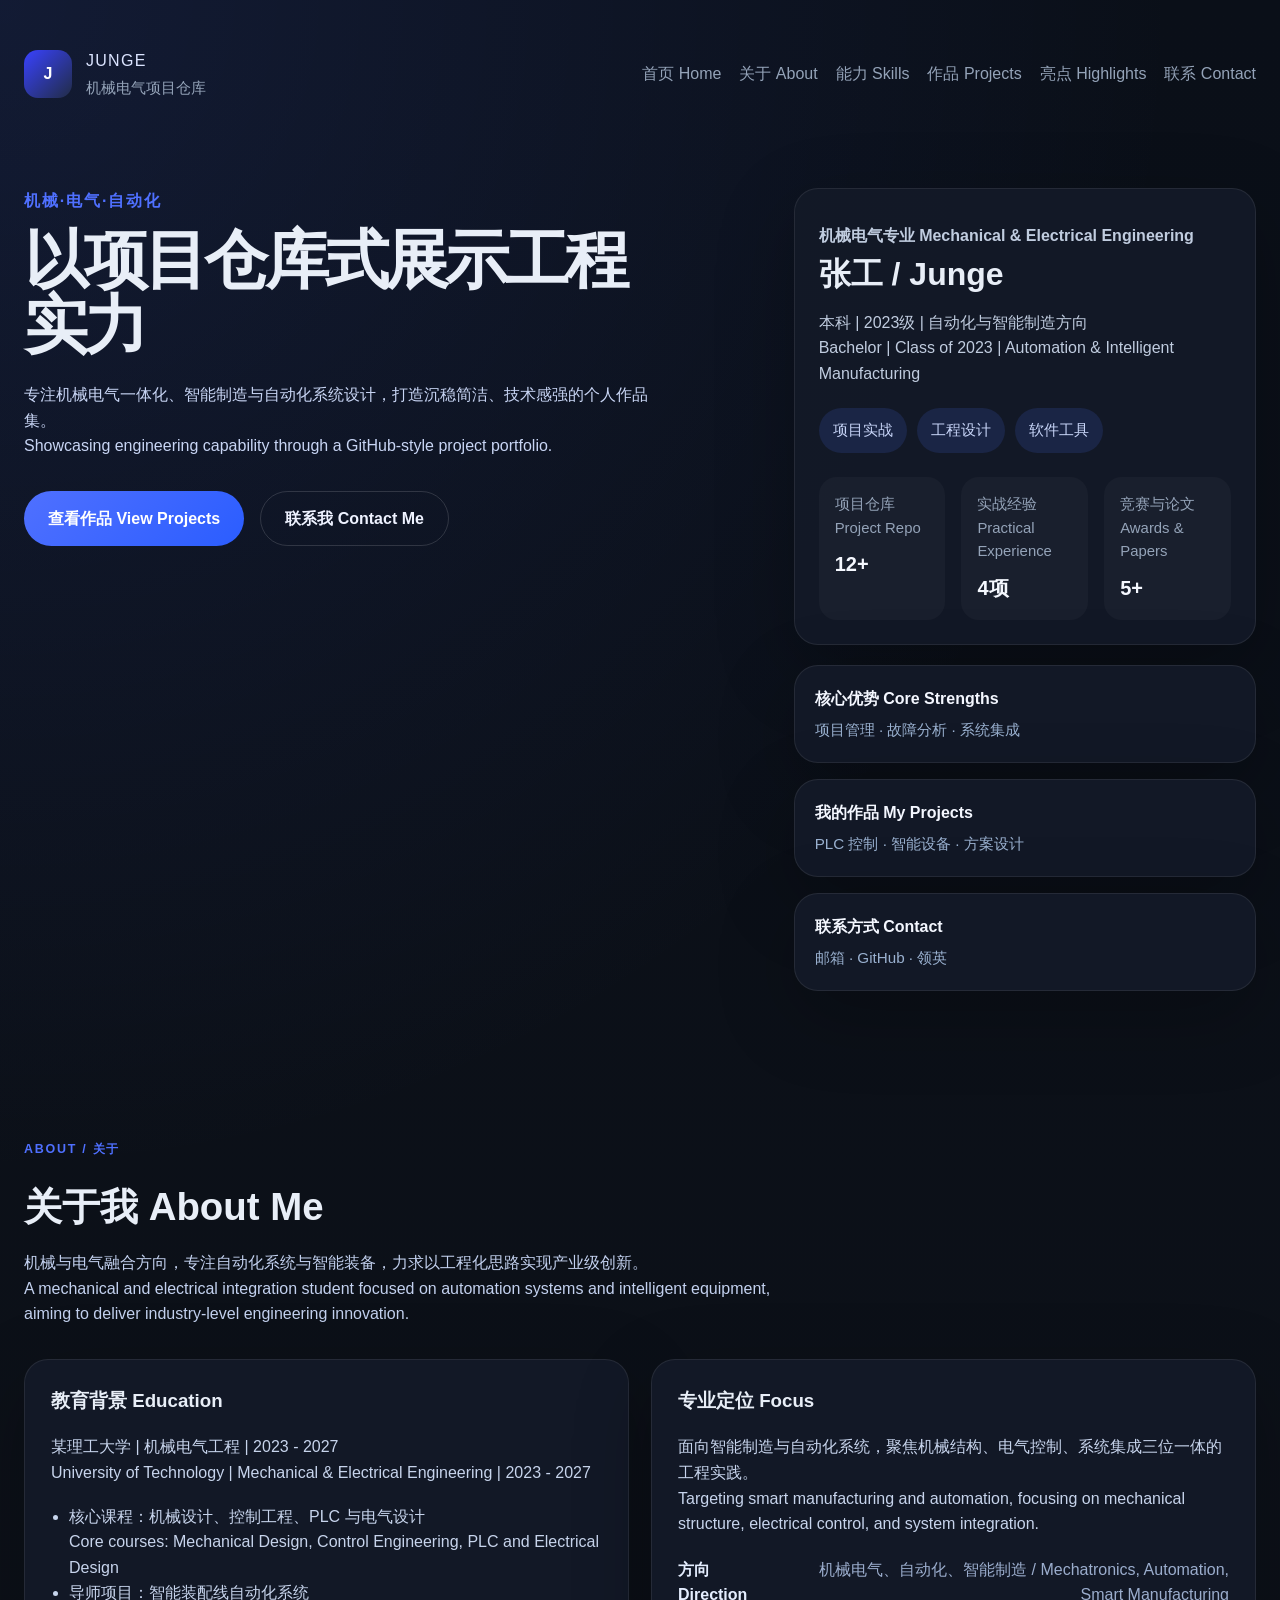
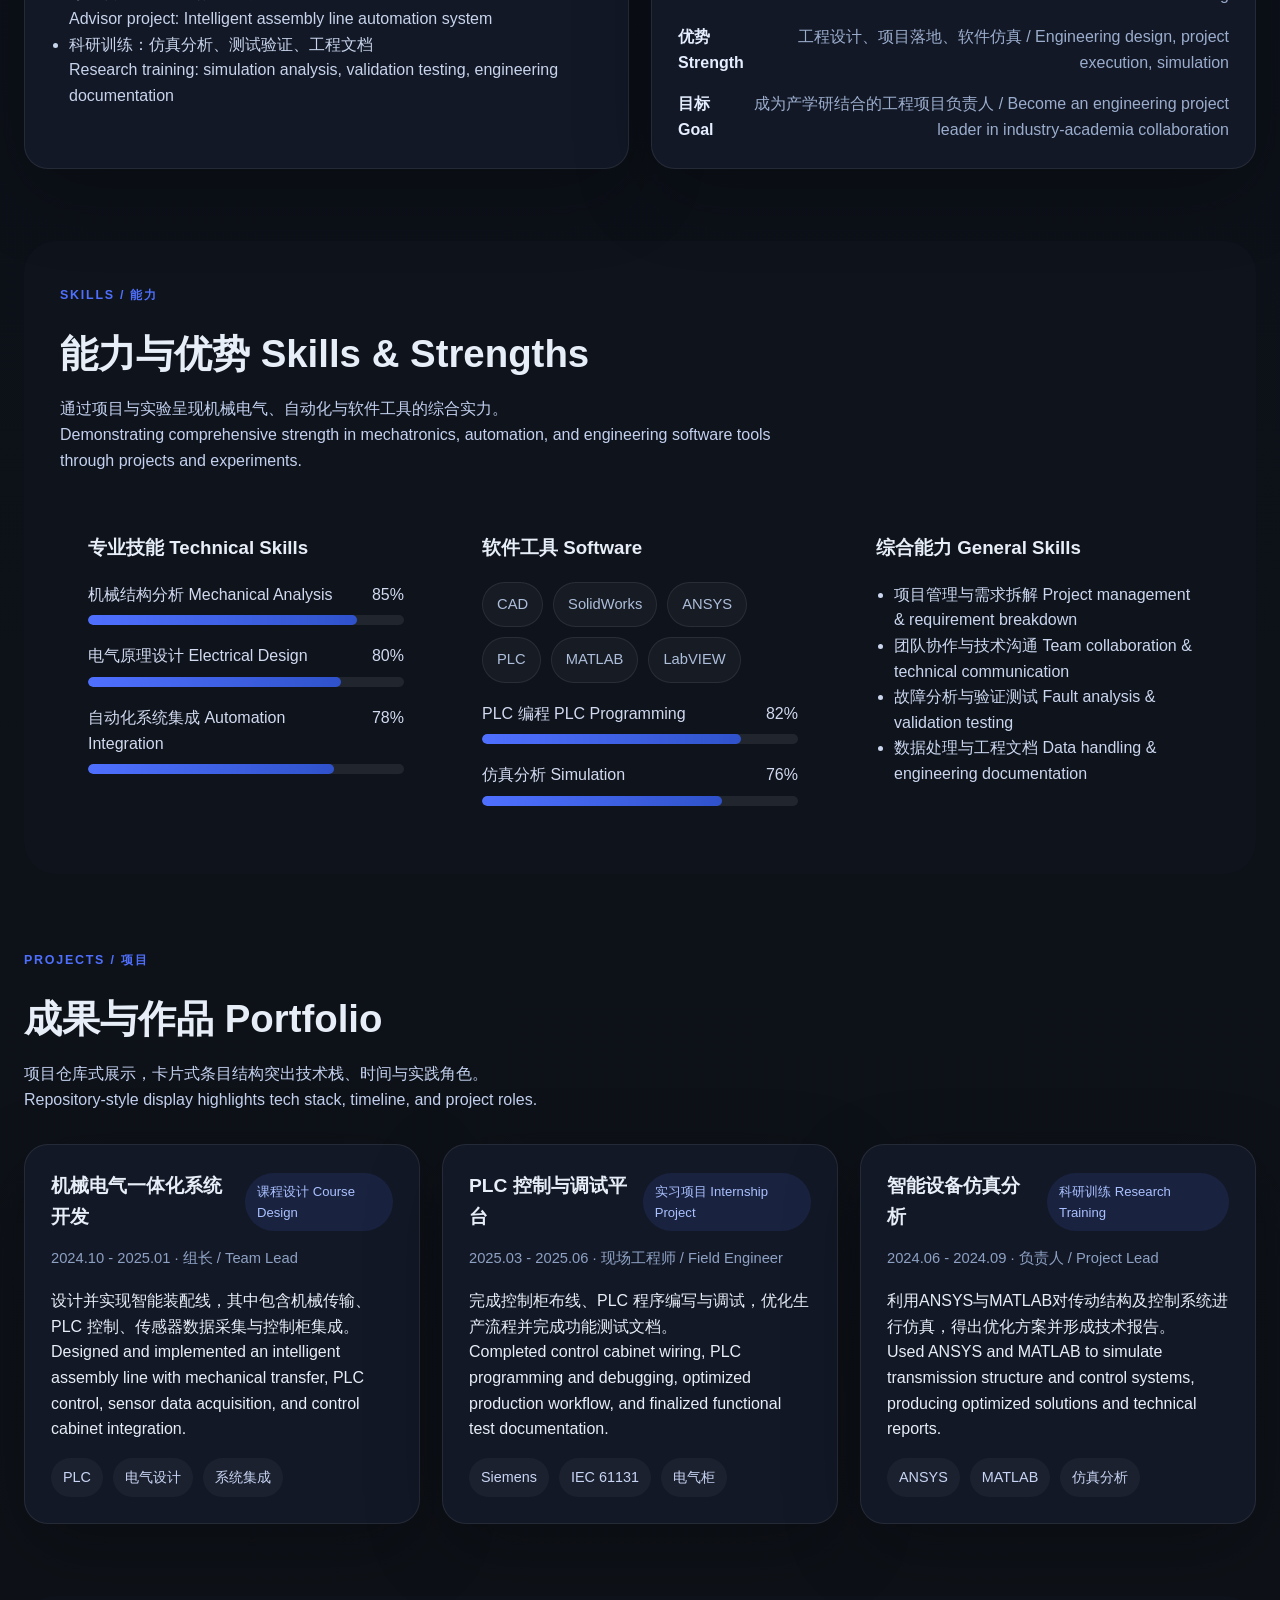
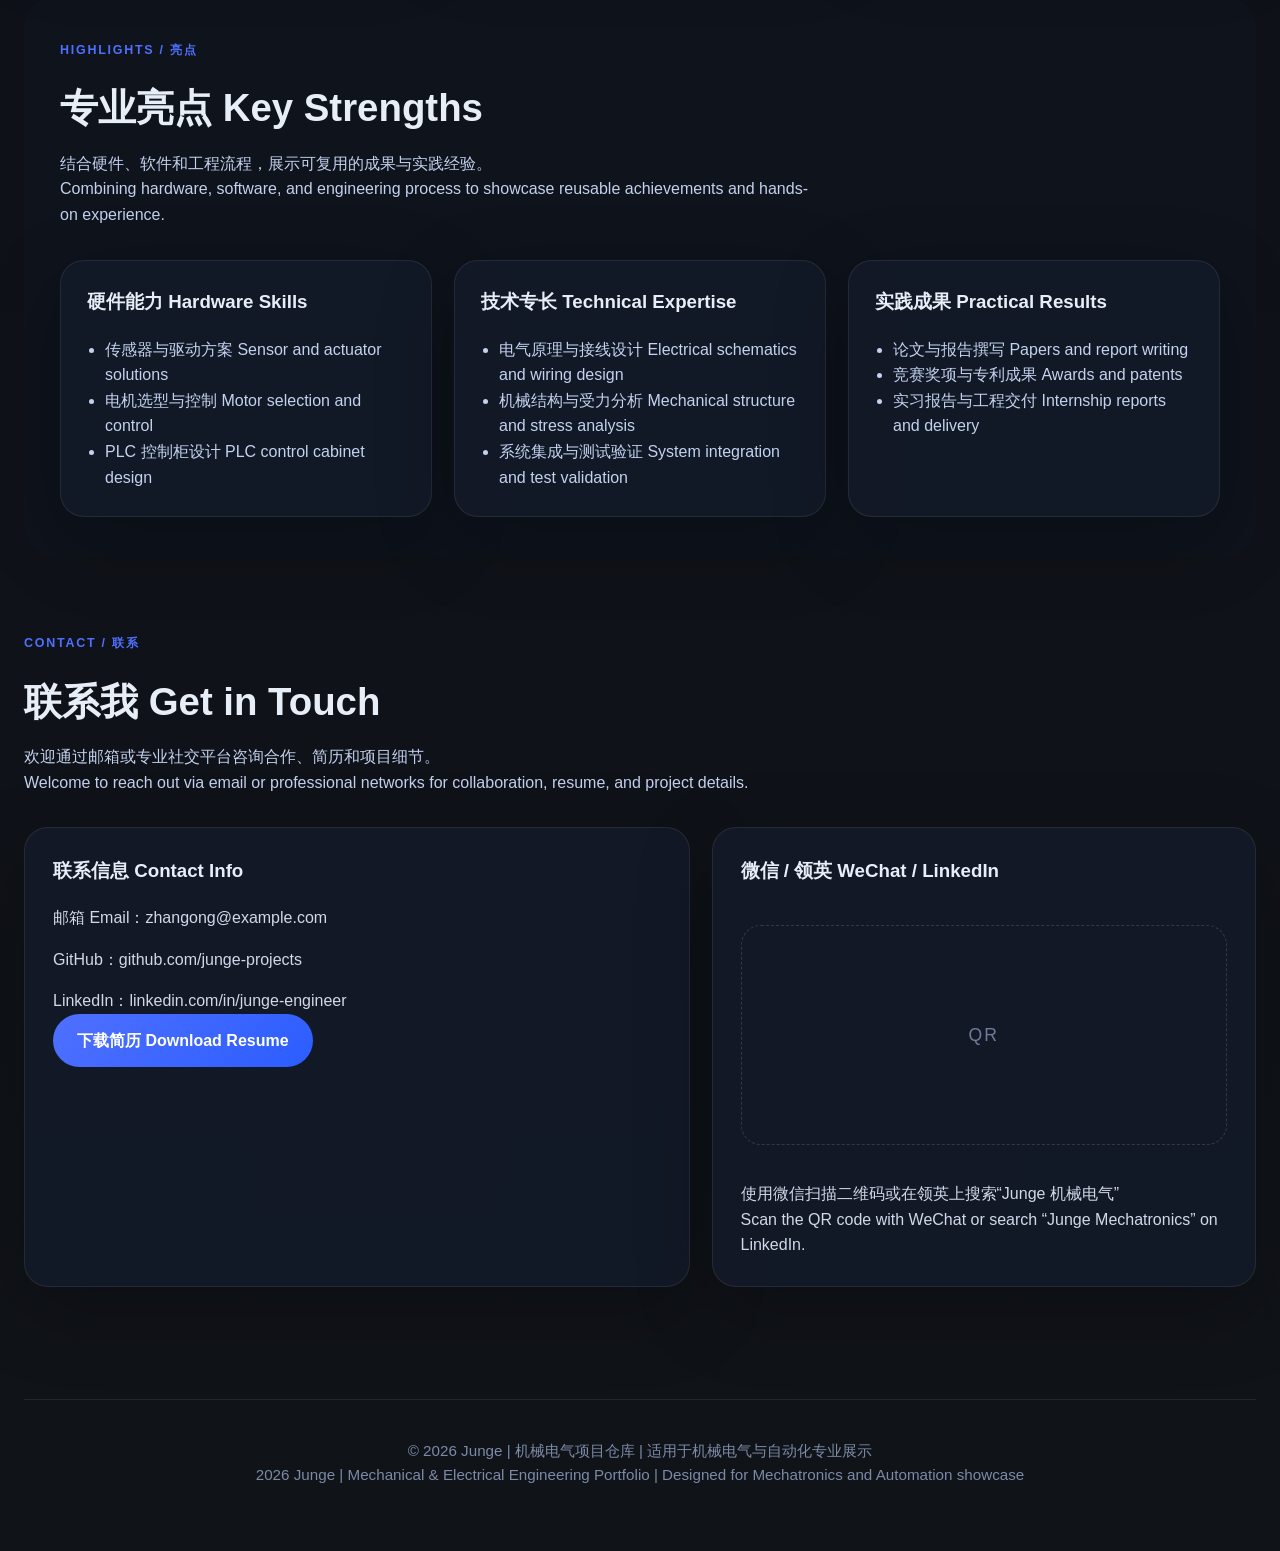
<file: index.html>
<!DOCTYPE html>
<html lang="zh-CN">
<head>
  <meta charset="UTF-8" />
  <meta name="viewport" content="width=device-width, initial-scale=1.0" />
  <title>机械电气项目仓库 | 个人主页</title>
  <link rel="stylesheet" href="styles.css" />
</head>
<body>
  <div class="page-shell">
    <header class="topbar">
      <div class="brand">
        <span class="brand-mark">J</span>
        <div>
          <p class="brand-label">Junge</p>
          <p class="brand-sub">机械电气项目仓库</p>
        </div>
      </div>
      <nav class="nav-links">
        <a href="#home">首页 Home</a>
        <a href="#about">关于 About</a>
        <a href="#skills">能力 Skills</a>
        <a href="#projects">作品 Projects</a>
        <a href="#highlights">亮点 Highlights</a>
        <a href="#contact">联系 Contact</a>
      </nav>
      <button class="nav-toggle" aria-label="打开导航">☰</button>
    </header>

    <main>
      <section id="home" class="hero section-gap">
        <div class="hero-copy">
          <p class="eyebrow">机械·电气·自动化</p>
          <h1>以项目仓库式展示工程实力</h1>
          <p class="hero-desc">专注机械电气一体化、智能制造与自动化系统设计，打造沉稳简洁、技术感强的个人作品集。<br>Showcasing engineering capability through a GitHub-style project portfolio.</p>
          <div class="hero-actions">
            <a class="btn btn-primary" href="#projects">查看作品 View Projects</a>
            <a class="btn btn-secondary" href="#contact">联系我 Contact Me</a>
          </div>
        </div>
        <div class="hero-panel">
          <div class="profile-card">
            <div class="profile-top">
              <div>
                <p class="profile-role">机械电气专业 Mechanical & Electrical Engineering</p>
                <h2>张工 / Junge</h2>
                <p>本科 | 2023级 | 自动化与智能制造方向<br>Bachelor | Class of 2023 | Automation & Intelligent Manufacturing</p>
              </div>
            </div>
            <div class="profile-tags">
              <span>项目实战</span>
              <span>工程设计</span>
              <span>软件工具</span>
            </div>
            <div class="project-badges">
              <div>
                <p>项目仓库 Project Repo</p>
                <strong>12+</strong>
              </div>
              <div>
                <p>实战经验 Practical Experience</p>
                <strong>4项</strong>
              </div>
              <div>
                <p>竞赛与论文 Awards & Papers</p>
                <strong>5+</strong>
              </div>
            </div>
          </div>
          <div class="quick-links">
            <a href="#skills"><strong>核心优势 Core Strengths</strong><span>项目管理 · 故障分析 · 系统集成</span></a>
            <a href="#projects"><strong>我的作品 My Projects</strong><span>PLC 控制 · 智能设备 · 方案设计</span></a>
            <a href="#contact"><strong>联系方式 Contact</strong><span>邮箱 · GitHub · 领英</span></a>
          </div>
        </div>
      </section>

      <section id="about" class="section-gap">
        <div class="section-heading">
          <span>About / 关于</span>
          <h2>关于我 About Me</h2>
          <p>机械与电气融合方向，专注自动化系统与智能装备，力求以工程化思路实现产业级创新。<br>A mechanical and electrical integration student focused on automation systems and intelligent equipment, aiming to deliver industry-level engineering innovation.</p>
        </div>
        <div class="grid split-grid">
          <div class="card lighting-card">
            <h3>教育背景 Education</h3>
            <p>某理工大学 | 机械电气工程 | 2023 - 2027<br>University of Technology | Mechanical & Electrical Engineering | 2023 - 2027</p>
            <ul>
              <li>核心课程：机械设计、控制工程、PLC 与电气设计<br>Core courses: Mechanical Design, Control Engineering, PLC and Electrical Design</li>
              <li>导师项目：智能装配线自动化系统<br>Advisor project: Intelligent assembly line automation system</li>
              <li>科研训练：仿真分析、测试验证、工程文档<br>Research training: simulation analysis, validation testing, engineering documentation</li>
            </ul>
          </div>
          <div class="card lighting-card">
            <h3>专业定位 Focus</h3>
            <p>面向智能制造与自动化系统，聚焦机械结构、电气控制、系统集成三位一体的工程实践。<br>Targeting smart manufacturing and automation, focusing on mechanical structure, electrical control, and system integration.</p>
            <div class="detail-list">
              <div><strong>方向 Direction</strong><span>机械电气、自动化、智能制造 / Mechatronics, Automation, Smart Manufacturing</span></div>
              <div><strong>优势 Strength</strong><span>工程设计、项目落地、软件仿真 / Engineering design, project execution, simulation</span></div>
              <div><strong>目标 Goal</strong><span>成为产学研结合的工程项目负责人 / Become an engineering project leader in industry-academia collaboration</span></div>
            </div>
          </div>
        </div>
      </section>

      <section id="skills" class="section-gap dark-section">
        <div class="section-heading">
          <span>Skills / 能力</span>
          <h2>能力与优势 Skills & Strengths</h2>
          <p>通过项目与实验呈现机械电气、自动化与软件工具的综合实力。<br>Demonstrating comprehensive strength in mechatronics, automation, and engineering software tools through projects and experiments.</p>
        </div>
        <div class="grid skills-grid">
          <div class="skill-card">
            <h3>专业技能 Technical Skills</h3>
            <div class="skill-item"><span>机械结构分析 Mechanical Analysis</span><span>85%</span></div>
            <div class="skill-bar"><div style="width: 85%"></div></div>
            <div class="skill-item"><span>电气原理设计 Electrical Design</span><span>80%</span></div>
            <div class="skill-bar"><div style="width: 80%"></div></div>
            <div class="skill-item"><span>自动化系统集成 Automation Integration</span><span>78%</span></div>
            <div class="skill-bar"><div style="width: 78%"></div></div>
          </div>
          <div class="skill-card">
            <h3>软件工具 Software</h3>
            <div class="tech-tags"><span>CAD</span><span>SolidWorks</span><span>ANSYS</span><span>PLC</span><span>MATLAB</span><span>LabVIEW</span></div>
            <div class="skill-item"><span>PLC 编程 PLC Programming</span><span>82%</span></div>
            <div class="skill-bar"><div style="width: 82%"></div></div>
            <div class="skill-item"><span>仿真分析 Simulation</span><span>76%</span></div>
            <div class="skill-bar"><div style="width: 76%"></div></div>
          </div>
          <div class="skill-card">
            <h3>综合能力 General Skills</h3>
            <ul class="capability-list">
              <li>项目管理与需求拆解 Project management & requirement breakdown</li>
              <li>团队协作与技术沟通 Team collaboration & technical communication</li>
              <li>故障分析与验证测试 Fault analysis & validation testing</li>
              <li>数据处理与工程文档 Data handling & engineering documentation</li>
            </ul>
          </div>
        </div>
      </section>

      <section id="projects" class="section-gap">
        <div class="section-heading">
          <span>Projects / 项目</span>
          <h2>成果与作品 Portfolio</h2>
          <p>项目仓库式展示，卡片式条目结构突出技术栈、时间与实践角色。<br>Repository-style display highlights tech stack, timeline, and project roles.</p>
        </div>
        <div class="grid project-grid">
          <article class="project-card">
            <div class="project-card-header">
              <h3>机械电气一体化系统开发</h3>
              <span class="tag">课程设计 Course Design</span>
            </div>
            <p class="project-meta">2024.10 - 2025.01 · 组长 / Team Lead</p>
            <p>设计并实现智能装配线，其中包含机械传输、PLC 控制、传感器数据采集与控制柜集成。<br>Designed and implemented an intelligent assembly line with mechanical transfer, PLC control, sensor data acquisition, and control cabinet integration.</p>
            <div class="project-tags"><span>PLC</span><span>电气设计</span><span>系统集成</span></div>
          </article>
          <article class="project-card">
            <div class="project-card-header">
              <h3>PLC 控制与调试平台</h3>
              <span class="tag">实习项目 Internship Project</span>
            </div>
            <p class="project-meta">2025.03 - 2025.06 · 现场工程师 / Field Engineer</p>
            <p>完成控制柜布线、PLC 程序编写与调试，优化生产流程并完成功能测试文档。<br>Completed control cabinet wiring, PLC programming and debugging, optimized production workflow, and finalized functional test documentation.</p>
            <div class="project-tags"><span>Siemens</span><span>IEC 61131</span><span>电气柜</span></div>
          </article>
          <article class="project-card">
            <div class="project-card-header">
              <h3>智能设备仿真分析</h3>
              <span class="tag">科研训练 Research Training</span>
            </div>
            <p class="project-meta">2024.06 - 2024.09 · 负责人 / Project Lead</p>
            <p>利用ANSYS与MATLAB对传动结构及控制系统进行仿真，得出优化方案并形成技术报告。<br>Used ANSYS and MATLAB to simulate transmission structure and control systems, producing optimized solutions and technical reports.</p>
            <div class="project-tags"><span>ANSYS</span><span>MATLAB</span><span>仿真分析</span></div>
          </article>
        </div>
      </section>

      <section id="highlights" class="section-gap dark-section">
        <div class="section-heading">
          <span>Highlights / 亮点</span>
          <h2>专业亮点 Key Strengths</h2>
          <p>结合硬件、软件和工程流程，展示可复用的成果与实践经验。<br>Combining hardware, software, and engineering process to showcase reusable achievements and hands-on experience.</p>
        </div>
        <div class="grid highlight-grid">
          <div class="highlight-card">
            <h3>硬件能力 Hardware Skills</h3>
            <ul>
              <li>传感器与驱动方案 Sensor and actuator solutions</li>
              <li>电机选型与控制 Motor selection and control</li>
              <li>PLC 控制柜设计 PLC control cabinet design</li>
            </ul>
          </div>
          <div class="highlight-card">
            <h3>技术专长 Technical Expertise</h3>
            <ul>
              <li>电气原理与接线设计 Electrical schematics and wiring design</li>
              <li>机械结构与受力分析 Mechanical structure and stress analysis</li>
              <li>系统集成与测试验证 System integration and test validation</li>
            </ul>
          </div>
          <div class="highlight-card">
            <h3>实践成果 Practical Results</h3>
            <ul>
              <li>论文与报告撰写 Papers and report writing</li>
              <li>竞赛奖项与专利成果 Awards and patents</li>
              <li>实习报告与工程交付 Internship reports and delivery</li>
            </ul>
          </div>
        </div>
      </section>

      <section id="contact" class="section-gap">
        <div class="section-heading">
          <span>Contact / 联系</span>
          <h2>联系我 Get in Touch</h2>
          <p>欢迎通过邮箱或专业社交平台咨询合作、简历和项目细节。<br>Welcome to reach out via email or professional networks for collaboration, resume, and project details.</p>
        </div>
        <div class="grid contact-grid">
          <div class="contact-card">
            <h3>联系信息 Contact Info</h3>
            <p>邮箱 Email：zhangong@example.com</p>
            <p>GitHub：github.com/junge-projects</p>
            <p>LinkedIn：linkedin.com/in/junge-engineer</p>
            <a class="btn btn-primary" href="#">下载简历 Download Resume</a>
          </div>
          <div class="contact-card qr-card">
            <h3>微信 / 领英 WeChat / LinkedIn</h3>
            <div class="qr-placeholder">QR</div>
            <p>使用微信扫描二维码或在领英上搜索“Junge 机械电气”<br>Scan the QR code with WeChat or search “Junge Mechatronics” on LinkedIn.</p>
          </div>
        </div>
      </section>
    </main>

    <footer class="footer">
      <p>© 2026 Junge | 机械电气项目仓库 | 适用于机械电气与自动化专业展示<br>2026 Junge | Mechanical & Electrical Engineering Portfolio | Designed for Mechatronics and Automation showcase</p>
    </footer>
  </div>
  <script src="script.js"></script>
</body>
</html>
</file>
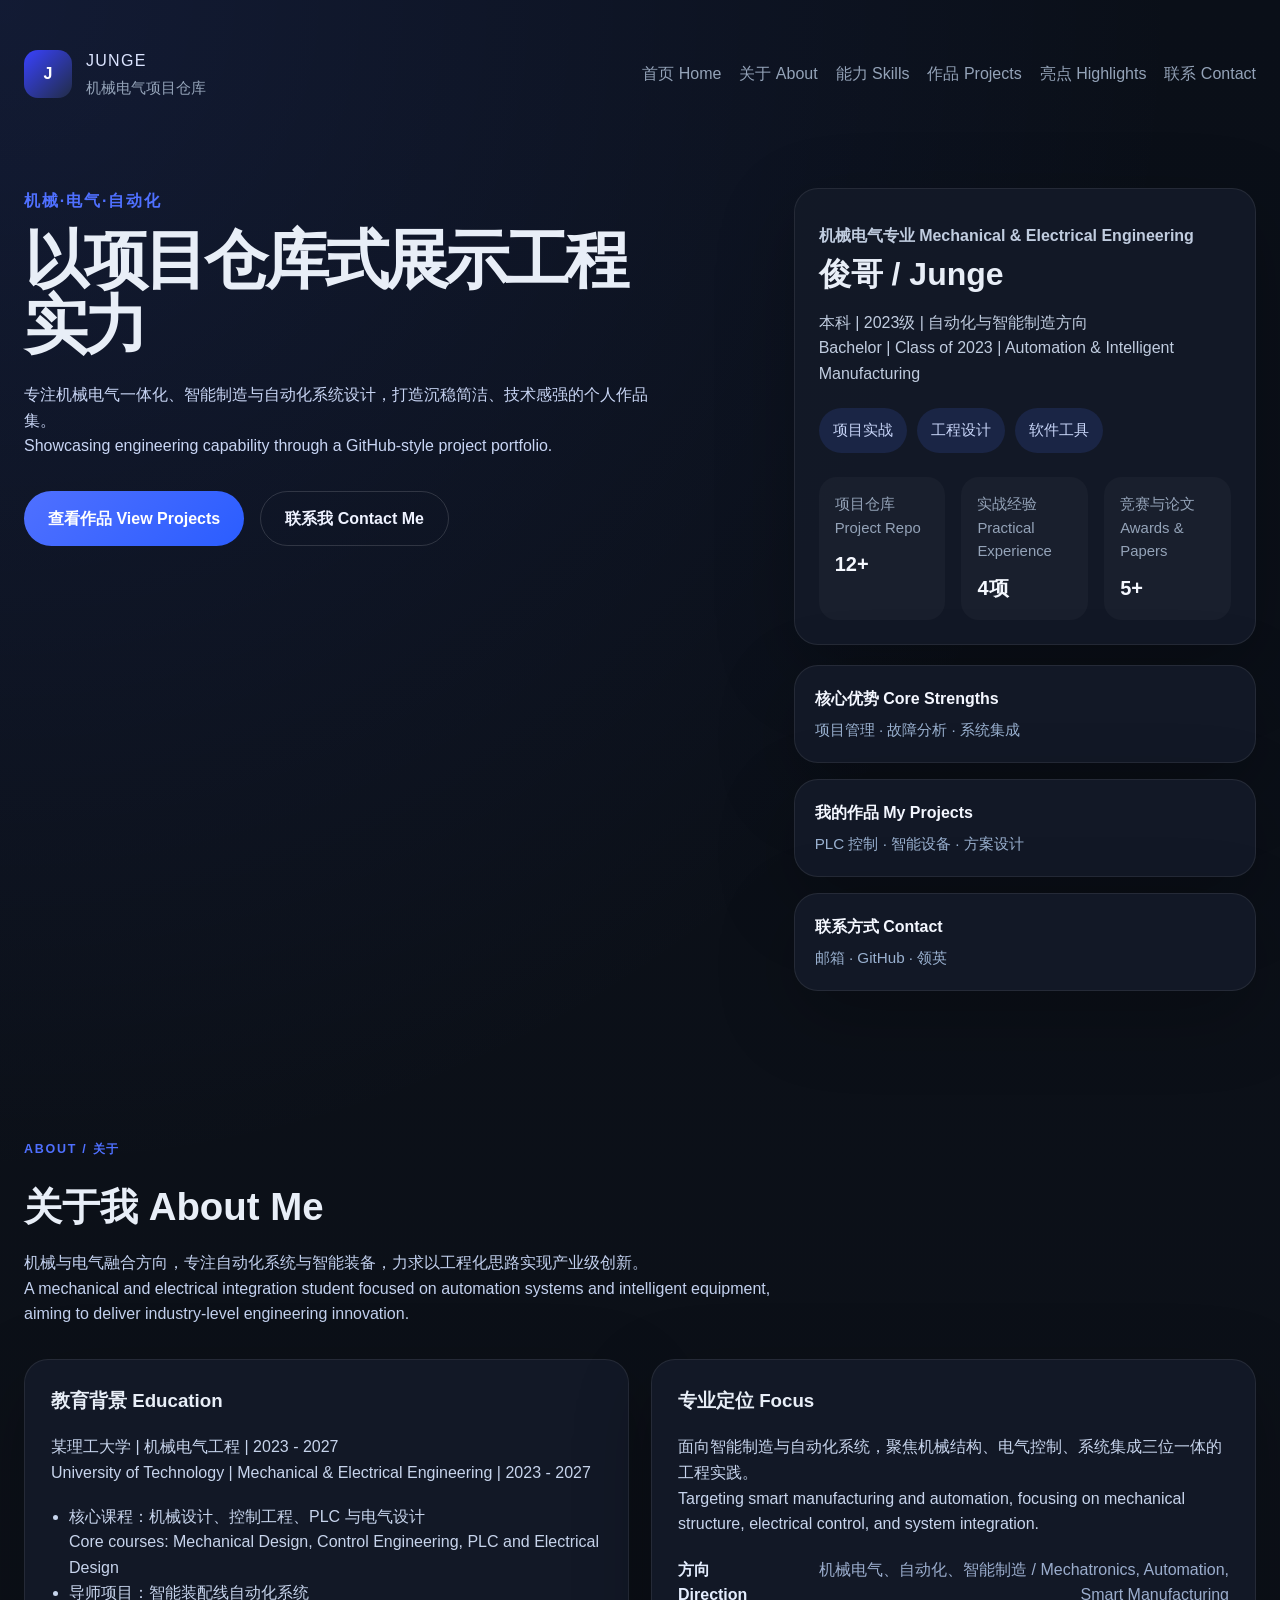
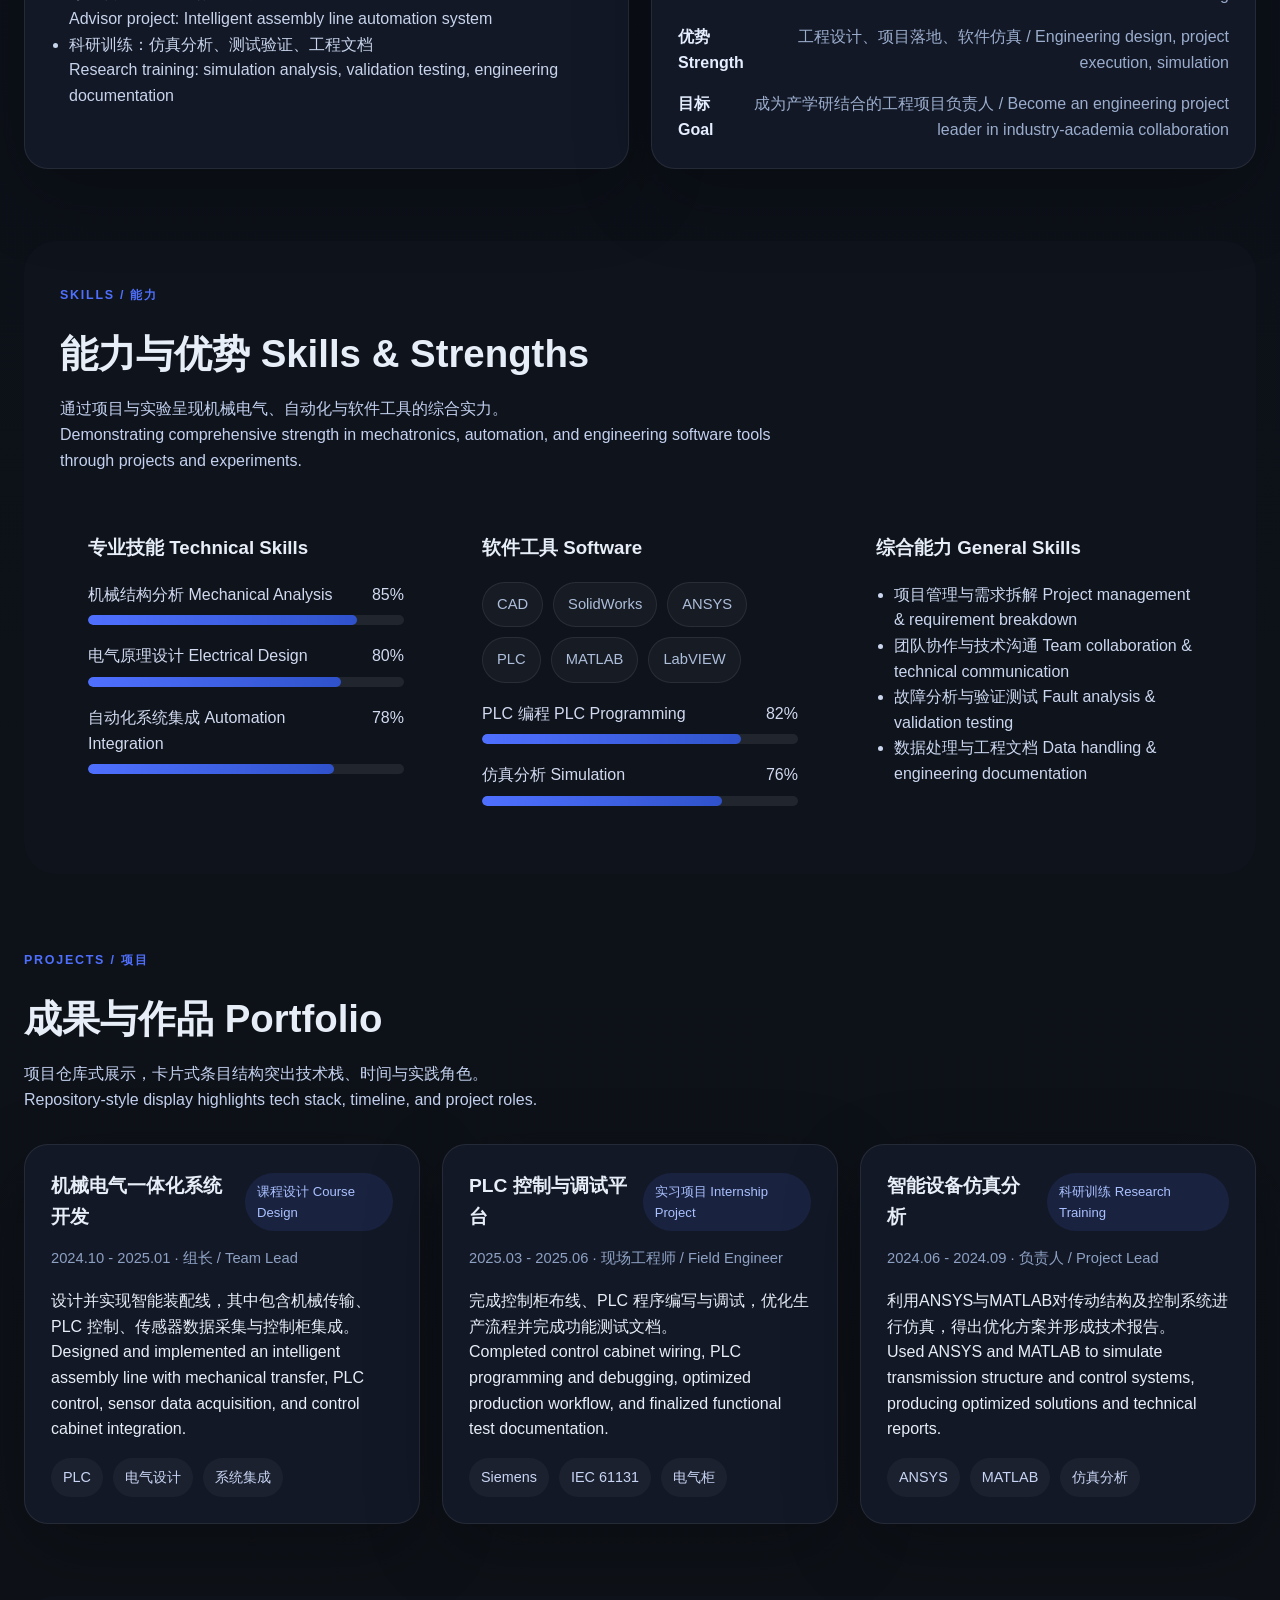
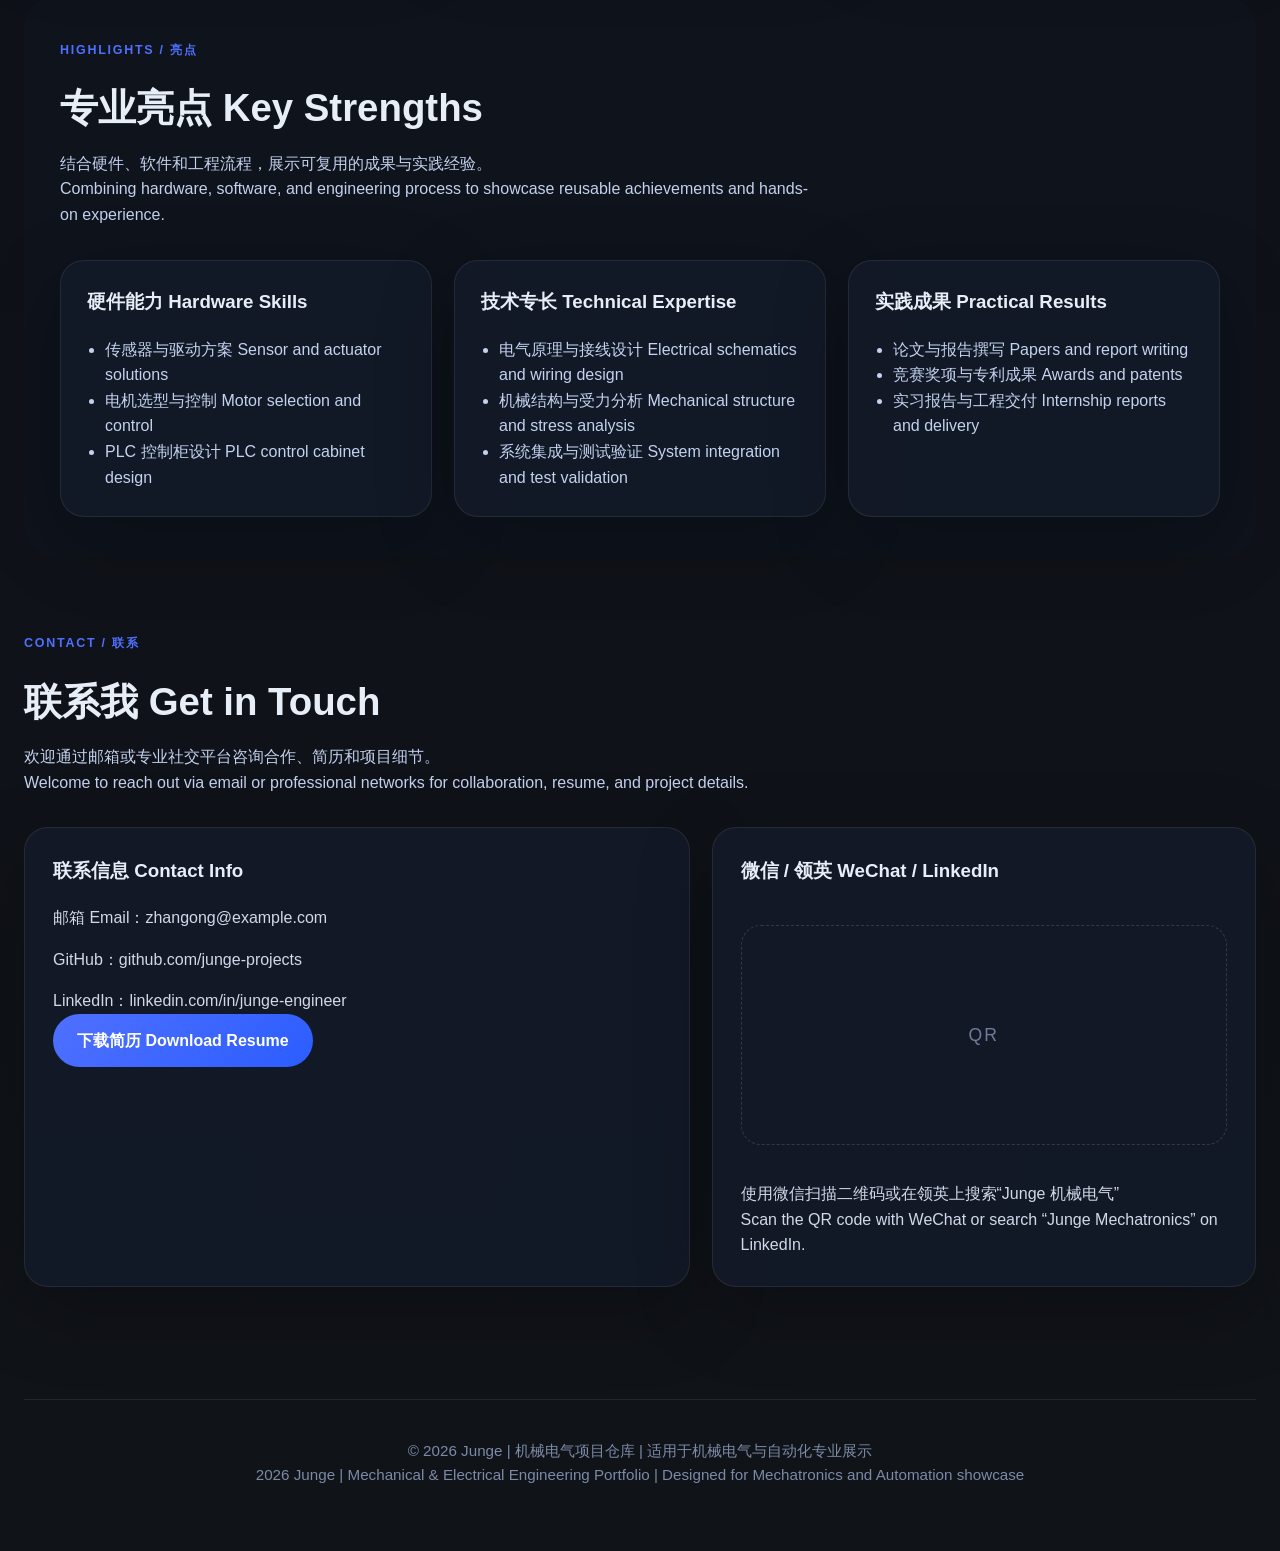
<file: docs/index.html>
<!DOCTYPE html>
<html lang="zh-CN">
<head>
  <meta charset="UTF-8" />
  <meta name="viewport" content="width=device-width, initial-scale=1.0" />
  <title>机械电气项目仓库 | 个人主页</title>
  <link rel="stylesheet" href="styles.css" />
</head>
<body>
  <div class="page-shell">
    <header class="topbar">
      <div class="brand">
        <span class="brand-mark">J</span>
        <div>
          <p class="brand-label">Junge</p>
          <p class="brand-sub">机械电气项目仓库</p>
        </div>
      </div>
      <nav class="nav-links">
        <a href="#home">首页 Home</a>
        <a href="#about">关于 About</a>
        <a href="#skills">能力 Skills</a>
        <a href="#projects">作品 Projects</a>
        <a href="#highlights">亮点 Highlights</a>
        <a href="#contact">联系 Contact</a>
      </nav>
      <button class="nav-toggle" aria-label="打开导航">☰</button>
    </header>

    <main>
      <section id="home" class="hero section-gap">
        <div class="hero-copy">
          <p class="eyebrow">机械·电气·自动化</p>
          <h1>以项目仓库式展示工程实力</h1>
          <p class="hero-desc">专注机械电气一体化、智能制造与自动化系统设计，打造沉稳简洁、技术感强的个人作品集。<br>Showcasing engineering capability through a GitHub-style project portfolio.</p>
          <div class="hero-actions">
            <a class="btn btn-primary" href="#projects">查看作品 View Projects</a>
            <a class="btn btn-secondary" href="#contact">联系我 Contact Me</a>
          </div>
        </div>
        <div class="hero-panel">
          <div class="profile-card">
            <div class="profile-top">
              <div>
                <p class="profile-role">机械电气专业 Mechanical & Electrical Engineering</p>
                <h2>俊哥 / Junge</h2>
                <p>本科 | 2023级 | 自动化与智能制造方向<br>Bachelor | Class of 2023 | Automation & Intelligent Manufacturing</p>
              </div>
            </div>
            <div class="profile-tags">
              <span>项目实战</span>
              <span>工程设计</span>
              <span>软件工具</span>
            </div>
            <div class="project-badges">
              <div>
                <p>项目仓库 Project Repo</p>
                <strong>12+</strong>
              </div>
              <div>
                <p>实战经验 Practical Experience</p>
                <strong>4项</strong>
              </div>
              <div>
                <p>竞赛与论文 Awards & Papers</p>
                <strong>5+</strong>
              </div>
            </div>
          </div>
          <div class="quick-links">
            <a href="#skills"><strong>核心优势 Core Strengths</strong><span>项目管理 · 故障分析 · 系统集成</span></a>
            <a href="#projects"><strong>我的作品 My Projects</strong><span>PLC 控制 · 智能设备 · 方案设计</span></a>
            <a href="#contact"><strong>联系方式 Contact</strong><span>邮箱 · GitHub · 领英</span></a>
          </div>
        </div>
      </section>

      <section id="about" class="section-gap">
        <div class="section-heading">
          <span>About / 关于</span>
          <h2>关于我 About Me</h2>
          <p>机械与电气融合方向，专注自动化系统与智能装备，力求以工程化思路实现产业级创新。<br>A mechanical and electrical integration student focused on automation systems and intelligent equipment, aiming to deliver industry-level engineering innovation.</p>
        </div>
        <div class="grid split-grid">
          <div class="card lighting-card">
            <h3>教育背景 Education</h3>
            <p>某理工大学 | 机械电气工程 | 2023 - 2027<br>University of Technology | Mechanical & Electrical Engineering | 2023 - 2027</p>
            <ul>
              <li>核心课程：机械设计、控制工程、PLC 与电气设计<br>Core courses: Mechanical Design, Control Engineering, PLC and Electrical Design</li>
              <li>导师项目：智能装配线自动化系统<br>Advisor project: Intelligent assembly line automation system</li>
              <li>科研训练：仿真分析、测试验证、工程文档<br>Research training: simulation analysis, validation testing, engineering documentation</li>
            </ul>
          </div>
          <div class="card lighting-card">
            <h3>专业定位 Focus</h3>
            <p>面向智能制造与自动化系统，聚焦机械结构、电气控制、系统集成三位一体的工程实践。<br>Targeting smart manufacturing and automation, focusing on mechanical structure, electrical control, and system integration.</p>
            <div class="detail-list">
              <div><strong>方向 Direction</strong><span>机械电气、自动化、智能制造 / Mechatronics, Automation, Smart Manufacturing</span></div>
              <div><strong>优势 Strength</strong><span>工程设计、项目落地、软件仿真 / Engineering design, project execution, simulation</span></div>
              <div><strong>目标 Goal</strong><span>成为产学研结合的工程项目负责人 / Become an engineering project leader in industry-academia collaboration</span></div>
            </div>
          </div>
        </div>
      </section>

      <section id="skills" class="section-gap dark-section">
        <div class="section-heading">
          <span>Skills / 能力</span>
          <h2>能力与优势 Skills & Strengths</h2>
          <p>通过项目与实验呈现机械电气、自动化与软件工具的综合实力。<br>Demonstrating comprehensive strength in mechatronics, automation, and engineering software tools through projects and experiments.</p>
        </div>
        <div class="grid skills-grid">
          <div class="skill-card">
            <h3>专业技能 Technical Skills</h3>
            <div class="skill-item"><span>机械结构分析 Mechanical Analysis</span><span>85%</span></div>
            <div class="skill-bar"><div style="width: 85%"></div></div>
            <div class="skill-item"><span>电气原理设计 Electrical Design</span><span>80%</span></div>
            <div class="skill-bar"><div style="width: 80%"></div></div>
            <div class="skill-item"><span>自动化系统集成 Automation Integration</span><span>78%</span></div>
            <div class="skill-bar"><div style="width: 78%"></div></div>
          </div>
          <div class="skill-card">
            <h3>软件工具 Software</h3>
            <div class="tech-tags"><span>CAD</span><span>SolidWorks</span><span>ANSYS</span><span>PLC</span><span>MATLAB</span><span>LabVIEW</span></div>
            <div class="skill-item"><span>PLC 编程 PLC Programming</span><span>82%</span></div>
            <div class="skill-bar"><div style="width: 82%"></div></div>
            <div class="skill-item"><span>仿真分析 Simulation</span><span>76%</span></div>
            <div class="skill-bar"><div style="width: 76%"></div></div>
          </div>
          <div class="skill-card">
            <h3>综合能力 General Skills</h3>
            <ul class="capability-list">
              <li>项目管理与需求拆解 Project management & requirement breakdown</li>
              <li>团队协作与技术沟通 Team collaboration & technical communication</li>
              <li>故障分析与验证测试 Fault analysis & validation testing</li>
              <li>数据处理与工程文档 Data handling & engineering documentation</li>
            </ul>
          </div>
        </div>
      </section>

      <section id="projects" class="section-gap">
        <div class="section-heading">
          <span>Projects / 项目</span>
          <h2>成果与作品 Portfolio</h2>
          <p>项目仓库式展示，卡片式条目结构突出技术栈、时间与实践角色。<br>Repository-style display highlights tech stack, timeline, and project roles.</p>
        </div>
        <div class="grid project-grid">
          <article class="project-card">
            <div class="project-card-header">
              <h3>机械电气一体化系统开发</h3>
              <span class="tag">课程设计 Course Design</span>
            </div>
            <p class="project-meta">2024.10 - 2025.01 · 组长 / Team Lead</p>
            <p>设计并实现智能装配线，其中包含机械传输、PLC 控制、传感器数据采集与控制柜集成。<br>Designed and implemented an intelligent assembly line with mechanical transfer, PLC control, sensor data acquisition, and control cabinet integration.</p>
            <div class="project-tags"><span>PLC</span><span>电气设计</span><span>系统集成</span></div>
          </article>
          <article class="project-card">
            <div class="project-card-header">
              <h3>PLC 控制与调试平台</h3>
              <span class="tag">实习项目 Internship Project</span>
            </div>
            <p class="project-meta">2025.03 - 2025.06 · 现场工程师 / Field Engineer</p>
            <p>完成控制柜布线、PLC 程序编写与调试，优化生产流程并完成功能测试文档。<br>Completed control cabinet wiring, PLC programming and debugging, optimized production workflow, and finalized functional test documentation.</p>
            <div class="project-tags"><span>Siemens</span><span>IEC 61131</span><span>电气柜</span></div>
          </article>
          <article class="project-card">
            <div class="project-card-header">
              <h3>智能设备仿真分析</h3>
              <span class="tag">科研训练 Research Training</span>
            </div>
            <p class="project-meta">2024.06 - 2024.09 · 负责人 / Project Lead</p>
            <p>利用ANSYS与MATLAB对传动结构及控制系统进行仿真，得出优化方案并形成技术报告。<br>Used ANSYS and MATLAB to simulate transmission structure and control systems, producing optimized solutions and technical reports.</p>
            <div class="project-tags"><span>ANSYS</span><span>MATLAB</span><span>仿真分析</span></div>
          </article>
        </div>
      </section>

      <section id="highlights" class="section-gap dark-section">
        <div class="section-heading">
          <span>Highlights / 亮点</span>
          <h2>专业亮点 Key Strengths</h2>
          <p>结合硬件、软件和工程流程，展示可复用的成果与实践经验。<br>Combining hardware, software, and engineering process to showcase reusable achievements and hands-on experience.</p>
        </div>
        <div class="grid highlight-grid">
          <div class="highlight-card">
            <h3>硬件能力 Hardware Skills</h3>
            <ul>
              <li>传感器与驱动方案 Sensor and actuator solutions</li>
              <li>电机选型与控制 Motor selection and control</li>
              <li>PLC 控制柜设计 PLC control cabinet design</li>
            </ul>
          </div>
          <div class="highlight-card">
            <h3>技术专长 Technical Expertise</h3>
            <ul>
              <li>电气原理与接线设计 Electrical schematics and wiring design</li>
              <li>机械结构与受力分析 Mechanical structure and stress analysis</li>
              <li>系统集成与测试验证 System integration and test validation</li>
            </ul>
          </div>
          <div class="highlight-card">
            <h3>实践成果 Practical Results</h3>
            <ul>
              <li>论文与报告撰写 Papers and report writing</li>
              <li>竞赛奖项与专利成果 Awards and patents</li>
              <li>实习报告与工程交付 Internship reports and delivery</li>
            </ul>
          </div>
        </div>
      </section>

      <section id="contact" class="section-gap">
        <div class="section-heading">
          <span>Contact / 联系</span>
          <h2>联系我 Get in Touch</h2>
          <p>欢迎通过邮箱或专业社交平台咨询合作、简历和项目细节。<br>Welcome to reach out via email or professional networks for collaboration, resume, and project details.</p>
        </div>
        <div class="grid contact-grid">
          <div class="contact-card">
            <h3>联系信息 Contact Info</h3>
            <p>邮箱 Email：zhangong@example.com</p>
            <p>GitHub：github.com/junge-projects</p>
            <p>LinkedIn：linkedin.com/in/junge-engineer</p>
            <a class="btn btn-primary" href="#">下载简历 Download Resume</a>
          </div>
          <div class="contact-card qr-card">
            <h3>微信 / 领英 WeChat / LinkedIn</h3>
            <div class="qr-placeholder">QR</div>
            <p>使用微信扫描二维码或在领英上搜索“Junge 机械电气”<br>Scan the QR code with WeChat or search “Junge Mechatronics” on LinkedIn.</p>
          </div>
        </div>
      </section>
    </main>

    <footer class="footer">
      <p>© 2026 Junge | 机械电气项目仓库 | 适用于机械电气与自动化专业展示<br>2026 Junge | Mechanical & Electrical Engineering Portfolio | Designed for Mechatronics and Automation showcase</p>
    </footer>
  </div>
  <script src="script.js"></script>
</body>
</html>
</file>
<file: styles.css>
:root {
  color-scheme: dark;
  font-family: "Inter", "Segoe UI", Roboto, sans-serif;
  background: #101318;
  color: #e8eef7;
  --bg: #0f141f;
  --surface: #161d2a;
  --surface-strong: #1f293b;
  --surface-muted: rgba(206, 218, 255, 0.06);
  --text: #f5f8ff;
  --muted: #94a3b8;
  --accent: #4f70ff;
  --accent-soft: rgba(79, 112, 255, 0.18);
  --border: rgba(255, 255, 255, 0.08);
  --shadow: 0 24px 80px rgba(0, 0, 0, 0.24);
}

* {
  box-sizing: border-box;
}

html {
  scroll-behavior: smooth;
}

body {
  margin: 0;
  min-height: 100vh;
  background: radial-gradient(circle at top left, rgba(79, 112, 255, 0.12), transparent 24%),
    linear-gradient(180deg, #0a0f18 0%, #101318 100%);
}

body, button, input, textarea {
  font: 16px/1.6 "Inter", "Segoe UI", Roboto, sans-serif;
}

.page-shell {
  max-width: 1300px;
  margin: 0 auto;
  padding: 32px 24px 48px;
}

.topbar {
  display: flex;
  align-items: center;
  justify-content: space-between;
  gap: 24px;
  padding: 16px 0;
  position: relative;
}

.brand {
  display: flex;
  align-items: center;
  gap: 14px;
}

.brand-mark {
  width: 48px;
  height: 48px;
  display: grid;
  place-items: center;
  background: linear-gradient(135deg, #3942ff, #212c46);
  border-radius: 14px;
  color: white;
  font-weight: 700;
}

.brand-label {
  margin: 0;
  font-size: 1rem;
  letter-spacing: 0.08em;
  text-transform: uppercase;
  color: #dbe4ff;
}

.brand-sub {
  margin: 2px 0 0;
  font-size: 0.95rem;
  color: var(--muted);
}

.nav-links {
  display: flex;
  flex-wrap: wrap;
  gap: 18px;
}

.nav-links.active {
  display: grid;
  position: absolute;
  top: 64px;
  right: 0;
  width: max-content;
  padding: 18px 22px;
  background: rgba(15, 20, 31, 0.98);
  border-radius: 22px;
  box-shadow: var(--shadow);
  z-index: 10;
}

a {
  color: inherit;
  text-decoration: none;
}

.nav-links a {
  color: var(--muted);
  transition: color 0.2s ease;
}

.nav-links a:hover {
  color: var(--accent);
}

.nav-toggle {
  display: none;
  background: rgba(255,255,255,0.05);
  border: 1px solid rgba(255,255,255,0.08);
  border-radius: 12px;
  color: var(--accent);
  padding: 12px 16px;
}

.section-gap {
  padding: 72px 0;
}

.hero {
  display: grid;
  grid-template-columns: 1.6fr 1fr;
  gap: 30px;
  align-items: start;
}

.hero-copy {
  max-width: 640px;
}

.eyebrow {
  margin: 0 0 14px;
  color: var(--accent);
  font-weight: 600;
  letter-spacing: 0.12em;
  text-transform: uppercase;
}

.hero h1 {
  margin: 0;
  font-size: clamp(2.6rem, 5vw, 4rem);
  line-height: 1.02;
  letter-spacing: -0.06em;
}

.hero-desc {
  max-width: 640px;
  margin: 24px 0 0;
  color: #c8d5f4;
}

.hero-actions {
  display: flex;
  flex-wrap: wrap;
  gap: 16px;
  margin-top: 32px;
}

.btn {
  display: inline-flex;
  align-items: center;
  justify-content: center;
  border-radius: 999px;
  padding: 14px 24px;
  font-weight: 600;
  transition: transform 0.2s ease, background 0.2s ease;
}

.btn:hover {
  transform: translateY(-1px);
}

.btn-primary {
  background: linear-gradient(135deg, #4f70ff, #2b5dff);
  color: #fff;
}

.btn-secondary {
  border: 1px solid rgba(255,255,255,0.14);
  color: #eef2ff;
}

.hero-panel {
  display: grid;
  gap: 20px;
}

.profile-card, .quick-links a, .card, .project-card, .highlight-card, .contact-card {
  background: rgba(19, 26, 40, 0.95);
  border: 1px solid var(--border);
  border-radius: 24px;
  box-shadow: var(--shadow);
}

.profile-card {
  padding: 24px;
}

.profile-top {
  display: flex;
  align-items: flex-start;
  justify-content: space-between;
  gap: 18px;
}

.profile-role {
  margin: 0 0 8px;
  color: var(--accent);
  font-weight: 700;
}

.profile-card h2 {
  margin: 0;
  font-size: 2rem;
}

.profile-card p {
  margin: 10px 0 0;
  color: #c0ccdf;
}

.profile-tags {
  display: flex;
  flex-wrap: wrap;
  gap: 10px;
  margin: 22px 0 0;
}

.profile-tags span {
  background: rgba(79, 112, 255, 0.14);
  color: #c8d5f8;
  padding: 10px 14px;
  border-radius: 999px;
  font-size: 0.95rem;
}

.project-badges {
  display: grid;
  grid-template-columns: repeat(3, minmax(0, 1fr));
  gap: 16px;
  margin-top: 24px;
}

.project-badges div {
  padding: 16px;
  background: rgba(255,255,255,0.03);
  border-radius: 18px;
}

.project-badges p {
  margin: 0 0 8px;
  color: var(--muted);
  font-size: 0.93rem;
}

.project-badges strong {
  color: var(--text);
  font-size: 1.25rem;
}

.quick-links {
  display: grid;
  gap: 16px;
}

.quick-links a {
  display: grid;
  gap: 6px;
  padding: 20px;
}

.quick-links a:hover {
  background: rgba(79, 112, 255, 0.12);
}

.quick-links strong {
  color: #f4f7ff;
  font-size: 1rem;
}

.quick-links span {
  color: #9ab1d0;
  font-size: 0.95rem;
}

.section-heading {
  max-width: 760px;
  margin-bottom: 32px;
}

.section-heading span {
  display: inline-block;
  color: var(--accent);
  font-weight: 700;
  letter-spacing: 0.14em;
  text-transform: uppercase;
  font-size: 0.78rem;
}

.section-heading h2 {
  margin: 16px 0 12px;
  font-size: 2.4rem;
}

.section-heading p {
  margin: 0;
  color: #c3d1ef;
}

.grid {
  display: grid;
  gap: 22px;
}

.split-grid {
  grid-template-columns: repeat(2, minmax(0, 1fr));
}

.lighting-card {
  padding: 26px;
}

.lighting-card h3 {
  margin-top: 0;
}

.lighting-card p,
.lighting-card li {
  color: #c7d4ec;
}

.lighting-card ul {
  margin: 18px 0 0;
  padding-left: 18px;
  list-style: disc;
}

.detail-list {
  display: grid;
  gap: 16px;
  margin-top: 20px;
}

.detail-list div {
  display: flex;
  justify-content: space-between;
  gap: 10px;
}

.detail-list strong {
  color: #e5eeff;
}

.detail-list span {
  color: #9badcd;
  text-align: right;
}

.skills-grid {
  grid-template-columns: repeat(3, minmax(0, 1fr));
}

.skill-card {
  padding: 28px;
}

.skill-card h3 {
  margin-top: 0;
}

.skill-item {
  display: flex;
  justify-content: space-between;
  gap: 12px;
  margin: 18px 0 8px;
  color: #d2daf0;
}

.skill-bar {
  height: 10px;
  background: rgba(255,255,255,0.08);
  border-radius: 999px;
  overflow: hidden;
}

.skill-bar div {
  height: 100%;
  background: linear-gradient(90deg, #4f70ff, #2f52cb);
  border-radius: 999px;
}

.tech-tags {
  display: flex;
  flex-wrap: wrap;
  gap: 10px;
  margin-top: 10px;
}

.tech-tags span {
  padding: 10px 14px;
  background: rgba(255,255,255,0.04);
  border: 1px solid rgba(255,255,255,0.08);
  border-radius: 999px;
  color: #adbedb;
  font-size: 0.92rem;
}

.capability-list {
  margin: 18px 0 0;
  padding-left: 18px;
  list-style: disc;
  color: #cbd7ef;
}

.project-grid {
  grid-template-columns: repeat(3, minmax(0, 1fr));
}

.project-card {
  padding: 26px;
}

.project-card-header {
  display: flex;
  justify-content: space-between;
  gap: 12px;
  align-items: center;
}

.project-card h3 {
  margin: 0;
  font-size: 1.2rem;
}

.tag {
  background: rgba(79, 112, 255, 0.12);
  color: #aac0ff;
  border-radius: 999px;
  padding: 8px 12px;
  font-size: 0.82rem;
}

.project-meta {
  margin: 14px 0 18px;
  color: #8ea1c3;
  font-size: 0.92rem;
}

.project-tags {
  display: flex;
  flex-wrap: wrap;
  gap: 10px;
}

.project-tags span {
  background: rgba(255,255,255,0.04);
  padding: 8px 12px;
  border-radius: 999px;
  color: #c8d5f4;
  font-size: 0.9rem;
}

.highlight-grid {
  grid-template-columns: repeat(3, minmax(0, 1fr));
}

.highlight-card {
  padding: 26px;
}

.highlight-card h3 {
  margin-top: 0;
}

.highlight-card ul {
  margin: 20px 0 0;
  padding-left: 18px;
  list-style: disc;
  color: #c3d2ef;
}

.contact-grid {
  grid-template-columns: 1.1fr 0.9fr;
}

.contact-card {
  padding: 28px;
}

.contact-card h3 {
  margin-top: 0;
}

.contact-card p {
  margin: 16px 0 0;
  color: #d1d8ea;
}

.qr-card {
  display: grid;
  gap: 20px;
  align-items: start;
}

.qr-placeholder {
  width: 100%;
  min-height: 220px;
  display: grid;
  place-items: center;
  border: 1px dashed rgba(255,255,255,0.14);
  border-radius: 20px;
  color: #6f7b9a;
  font-size: 1.1rem;
  letter-spacing: 0.12em;
}

.footer {
  margin-top: 40px;
  padding-top: 24px;
  border-top: 1px solid rgba(255,255,255,0.08);
  text-align: center;
  color: #7c8aa8;
  font-size: 0.95rem;
}

.dark-section {
  background: rgba(15, 20, 31, 0.7);
  border-radius: 32px;
  padding: 40px 36px;
}

@media (max-width: 1080px) {
  .hero {
    grid-template-columns: 1fr;
  }
  .split-grid, .skills-grid, .project-grid, .highlight-grid, .contact-grid {
    grid-template-columns: 1fr;
  }
  .project-badges {
    grid-template-columns: 1fr;
  }
}

@media (max-width: 800px) {
  .nav-links {
    display: none;
  }
  .nav-toggle {
    display: inline-flex;
  }
  .topbar {
    flex-wrap: wrap;
  }
}

@media (max-width: 640px) {
  .page-shell {
    padding: 20px 16px 36px;
  }
  .hero h1 {
    font-size: 2.6rem;
  }
  .btn {
    width: 100%;
  }
}
</file>
<file: docs/styles.css>
:root {
  color-scheme: dark;
  font-family: "Inter", "Segoe UI", Roboto, sans-serif;
  background: #101318;
  color: #e8eef7;
  --bg: #0f141f;
  --surface: #161d2a;
  --surface-strong: #1f293b;
  --surface-muted: rgba(206, 218, 255, 0.06);
  --text: #f5f8ff;
  --muted: #94a3b8;
  --accent: #4f70ff;
  --accent-soft: rgba(79, 112, 255, 0.18);
  --border: rgba(255, 255, 255, 0.08);
  --shadow: 0 24px 80px rgba(0, 0, 0, 0.24);
}

* {
  box-sizing: border-box;
}

html {
  scroll-behavior: smooth;
}

body {
  margin: 0;
  min-height: 100vh;
  background: radial-gradient(circle at top left, rgba(79, 112, 255, 0.12), transparent 24%),
    linear-gradient(180deg, #0a0f18 0%, #101318 100%);
}

body, button, input, textarea {
  font: 16px/1.6 "Inter", "Segoe UI", Roboto, sans-serif;
}

.page-shell {
  max-width: 1300px;
  margin: 0 auto;
  padding: 32px 24px 48px;
}

.topbar {
  display: flex;
  align-items: center;
  justify-content: space-between;
  gap: 24px;
  padding: 16px 0;
  position: relative;
}

.brand {
  display: flex;
  align-items: center;
  gap: 14px;
}

.brand-mark {
  width: 48px;
  height: 48px;
  display: grid;
  place-items: center;
  background: linear-gradient(135deg, #3942ff, #212c46);
  border-radius: 14px;
  color: white;
  font-weight: 700;
}

.brand-label {
  margin: 0;
  font-size: 1rem;
  letter-spacing: 0.08em;
  text-transform: uppercase;
  color: #dbe4ff;
}

.brand-sub {
  margin: 2px 0 0;
  font-size: 0.95rem;
  color: var(--muted);
}

.nav-links {
  display: flex;
  flex-wrap: wrap;
  gap: 18px;
}

.nav-links.active {
  display: grid;
  position: absolute;
  top: 64px;
  right: 0;
  width: max-content;
  padding: 18px 22px;
  background: rgba(15, 20, 31, 0.98);
  border-radius: 22px;
  box-shadow: var(--shadow);
  z-index: 10;
}

a {
  color: inherit;
  text-decoration: none;
}

.nav-links a {
  color: var(--muted);
  transition: color 0.2s ease;
}

.nav-links a:hover {
  color: var(--accent);
}

.nav-toggle {
  display: none;
  background: rgba(255,255,255,0.05);
  border: 1px solid rgba(255,255,255,0.08);
  border-radius: 12px;
  color: var(--accent);
  padding: 12px 16px;
}

.section-gap {
  padding: 72px 0;
}

.hero {
  display: grid;
  grid-template-columns: 1.6fr 1fr;
  gap: 30px;
  align-items: start;
}

.hero-copy {
  max-width: 640px;
}

.eyebrow {
  margin: 0 0 14px;
  color: var(--accent);
  font-weight: 600;
  letter-spacing: 0.12em;
  text-transform: uppercase;
}

.hero h1 {
  margin: 0;
  font-size: clamp(2.6rem, 5vw, 4rem);
  line-height: 1.02;
  letter-spacing: -0.06em;
}

.hero-desc {
  max-width: 640px;
  margin: 24px 0 0;
  color: #c8d5f4;
}

.hero-actions {
  display: flex;
  flex-wrap: wrap;
  gap: 16px;
  margin-top: 32px;
}

.btn {
  display: inline-flex;
  align-items: center;
  justify-content: center;
  border-radius: 999px;
  padding: 14px 24px;
  font-weight: 600;
  transition: transform 0.2s ease, background 0.2s ease;
}

.btn:hover {
  transform: translateY(-1px);
}

.btn-primary {
  background: linear-gradient(135deg, #4f70ff, #2b5dff);
  color: #fff;
}

.btn-secondary {
  border: 1px solid rgba(255,255,255,0.14);
  color: #eef2ff;
}

.hero-panel {
  display: grid;
  gap: 20px;
}

.profile-card, .quick-links a, .card, .project-card, .highlight-card, .contact-card {
  background: rgba(19, 26, 40, 0.95);
  border: 1px solid var(--border);
  border-radius: 24px;
  box-shadow: var(--shadow);
}

.profile-card {
  padding: 24px;
}

.profile-top {
  display: flex;
  align-items: flex-start;
  justify-content: space-between;
  gap: 18px;
}

.profile-role {
  margin: 0 0 8px;
  color: var(--accent);
  font-weight: 700;
}

.profile-card h2 {
  margin: 0;
  font-size: 2rem;
}

.profile-card p {
  margin: 10px 0 0;
  color: #c0ccdf;
}

.profile-tags {
  display: flex;
  flex-wrap: wrap;
  gap: 10px;
  margin: 22px 0 0;
}

.profile-tags span {
  background: rgba(79, 112, 255, 0.14);
  color: #c8d5f8;
  padding: 10px 14px;
  border-radius: 999px;
  font-size: 0.95rem;
}

.project-badges {
  display: grid;
  grid-template-columns: repeat(3, minmax(0, 1fr));
  gap: 16px;
  margin-top: 24px;
}

.project-badges div {
  padding: 16px;
  background: rgba(255,255,255,0.03);
  border-radius: 18px;
}

.project-badges p {
  margin: 0 0 8px;
  color: var(--muted);
  font-size: 0.93rem;
}

.project-badges strong {
  color: var(--text);
  font-size: 1.25rem;
}

.quick-links {
  display: grid;
  gap: 16px;
}

.quick-links a {
  display: grid;
  gap: 6px;
  padding: 20px;
}

.quick-links a:hover {
  background: rgba(79, 112, 255, 0.12);
}

.quick-links strong {
  color: #f4f7ff;
  font-size: 1rem;
}

.quick-links span {
  color: #9ab1d0;
  font-size: 0.95rem;
}

.section-heading {
  max-width: 760px;
  margin-bottom: 32px;
}

.section-heading span {
  display: inline-block;
  color: var(--accent);
  font-weight: 700;
  letter-spacing: 0.14em;
  text-transform: uppercase;
  font-size: 0.78rem;
}

.section-heading h2 {
  margin: 16px 0 12px;
  font-size: 2.4rem;
}

.section-heading p {
  margin: 0;
  color: #c3d1ef;
}

.grid {
  display: grid;
  gap: 22px;
}

.split-grid {
  grid-template-columns: repeat(2, minmax(0, 1fr));
}

.lighting-card {
  padding: 26px;
}

.lighting-card h3 {
  margin-top: 0;
}

.lighting-card p,
.lighting-card li {
  color: #c7d4ec;
}

.lighting-card ul {
  margin: 18px 0 0;
  padding-left: 18px;
  list-style: disc;
}

.detail-list {
  display: grid;
  gap: 16px;
  margin-top: 20px;
}

.detail-list div {
  display: flex;
  justify-content: space-between;
  gap: 10px;
}

.detail-list strong {
  color: #e5eeff;
}

.detail-list span {
  color: #9badcd;
  text-align: right;
}

.skills-grid {
  grid-template-columns: repeat(3, minmax(0, 1fr));
}

.skill-card {
  padding: 28px;
}

.skill-card h3 {
  margin-top: 0;
}

.skill-item {
  display: flex;
  justify-content: space-between;
  gap: 12px;
  margin: 18px 0 8px;
  color: #d2daf0;
}

.skill-bar {
  height: 10px;
  background: rgba(255,255,255,0.08);
  border-radius: 999px;
  overflow: hidden;
}

.skill-bar div {
  height: 100%;
  background: linear-gradient(90deg, #4f70ff, #2f52cb);
  border-radius: 999px;
}

.tech-tags {
  display: flex;
  flex-wrap: wrap;
  gap: 10px;
  margin-top: 10px;
}

.tech-tags span {
  padding: 10px 14px;
  background: rgba(255,255,255,0.04);
  border: 1px solid rgba(255,255,255,0.08);
  border-radius: 999px;
  color: #adbedb;
  font-size: 0.92rem;
}

.capability-list {
  margin: 18px 0 0;
  padding-left: 18px;
  list-style: disc;
  color: #cbd7ef;
}

.project-grid {
  grid-template-columns: repeat(3, minmax(0, 1fr));
}

.project-card {
  padding: 26px;
}

.project-card-header {
  display: flex;
  justify-content: space-between;
  gap: 12px;
  align-items: center;
}

.project-card h3 {
  margin: 0;
  font-size: 1.2rem;
}

.tag {
  background: rgba(79, 112, 255, 0.12);
  color: #aac0ff;
  border-radius: 999px;
  padding: 8px 12px;
  font-size: 0.82rem;
}

.project-meta {
  margin: 14px 0 18px;
  color: #8ea1c3;
  font-size: 0.92rem;
}

.project-tags {
  display: flex;
  flex-wrap: wrap;
  gap: 10px;
}

.project-tags span {
  background: rgba(255,255,255,0.04);
  padding: 8px 12px;
  border-radius: 999px;
  color: #c8d5f4;
  font-size: 0.9rem;
}

.highlight-grid {
  grid-template-columns: repeat(3, minmax(0, 1fr));
}

.highlight-card {
  padding: 26px;
}

.highlight-card h3 {
  margin-top: 0;
}

.highlight-card ul {
  margin: 20px 0 0;
  padding-left: 18px;
  list-style: disc;
  color: #c3d2ef;
}

.contact-grid {
  grid-template-columns: 1.1fr 0.9fr;
}

.contact-card {
  padding: 28px;
}

.contact-card h3 {
  margin-top: 0;
}

.contact-card p {
  margin: 16px 0 0;
  color: #d1d8ea;
}

.qr-card {
  display: grid;
  gap: 20px;
  align-items: start;
}

.qr-placeholder {
  width: 100%;
  min-height: 220px;
  display: grid;
  place-items: center;
  border: 1px dashed rgba(255,255,255,0.14);
  border-radius: 20px;
  color: #6f7b9a;
  font-size: 1.1rem;
  letter-spacing: 0.12em;
}

.footer {
  margin-top: 40px;
  padding-top: 24px;
  border-top: 1px solid rgba(255,255,255,0.08);
  text-align: center;
  color: #7c8aa8;
  font-size: 0.95rem;
}

.dark-section {
  background: rgba(15, 20, 31, 0.7);
  border-radius: 32px;
  padding: 40px 36px;
}

@media (max-width: 1080px) {
  .hero {
    grid-template-columns: 1fr;
  }
  .split-grid, .skills-grid, .project-grid, .highlight-grid, .contact-grid {
    grid-template-columns: 1fr;
  }
  .project-badges {
    grid-template-columns: 1fr;
  }
}

@media (max-width: 800px) {
  .nav-links {
    display: none;
  }
  .nav-toggle {
    display: inline-flex;
  }
  .topbar {
    flex-wrap: wrap;
  }
}

@media (max-width: 640px) {
  .page-shell {
    padding: 20px 16px 36px;
  }
  .hero h1 {
    font-size: 2.6rem;
  }
  .btn {
    width: 100%;
  }
}
</file>
